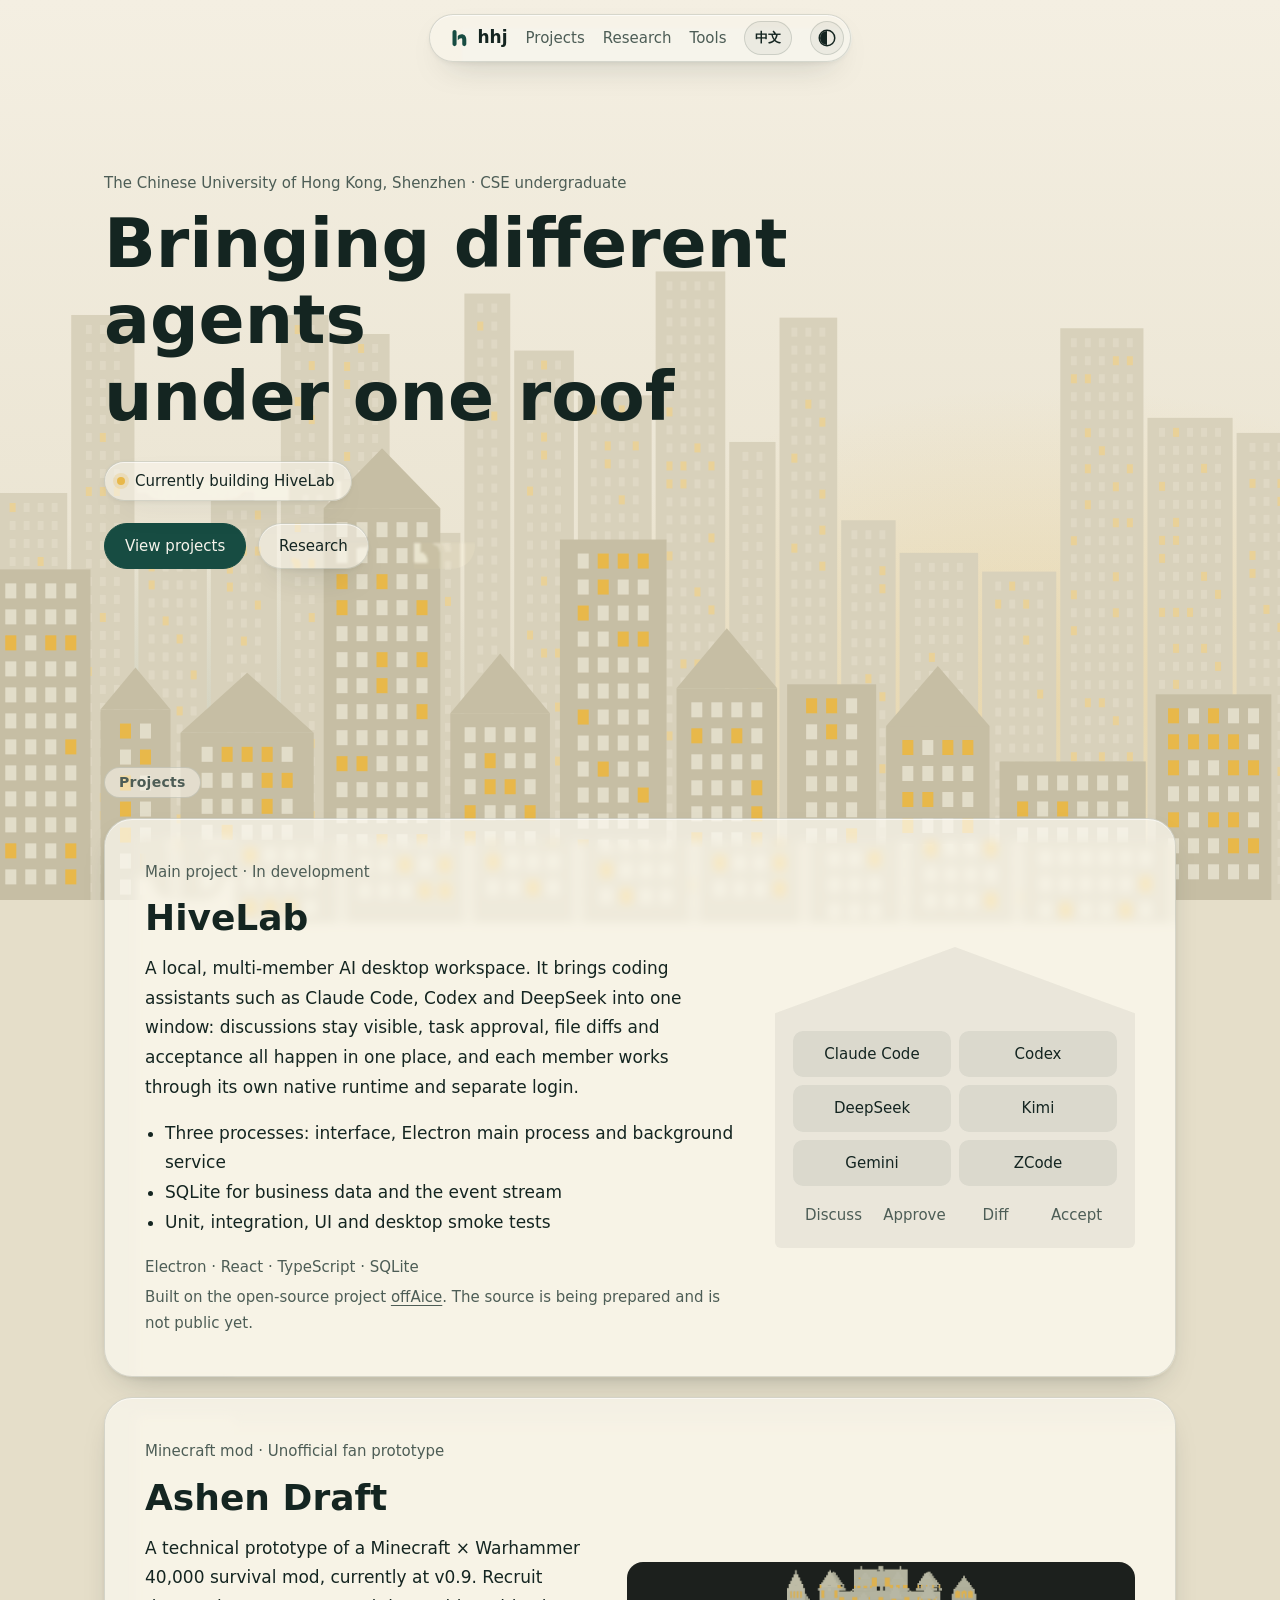
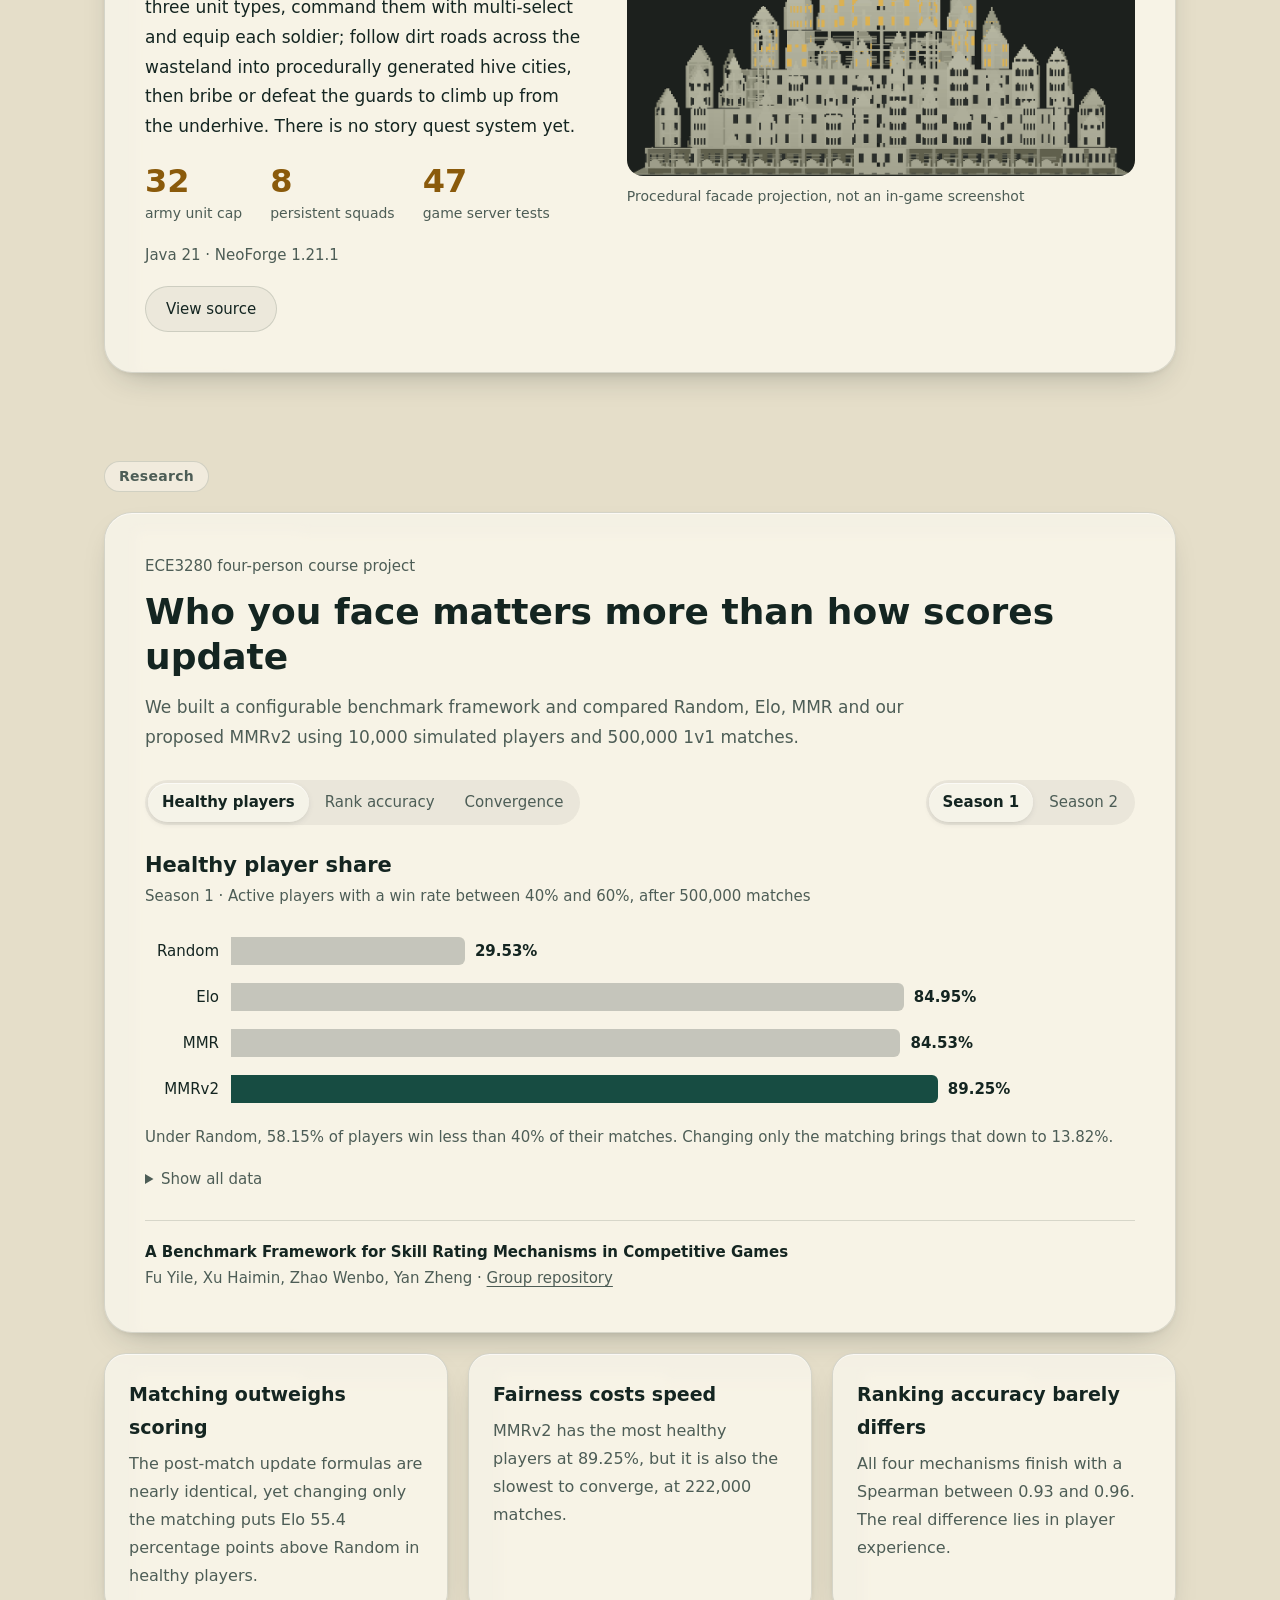
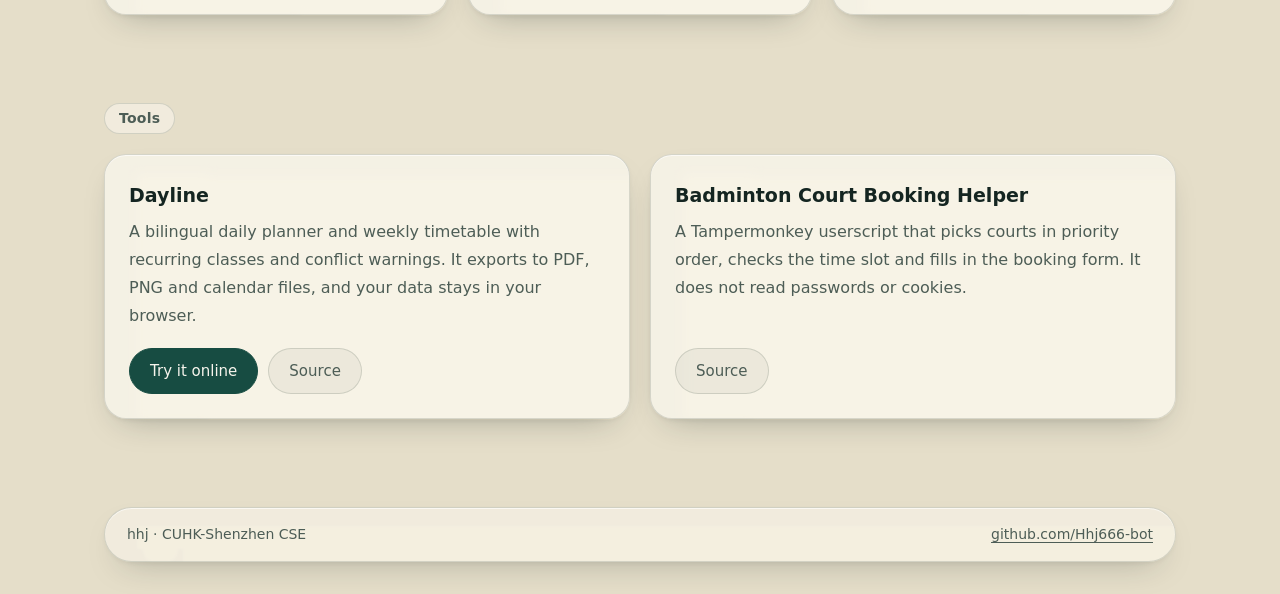
<file: index.html>
<!doctype html>
<html lang="zh-CN">
<head>
  <meta charset="utf-8">
  <meta name="viewport" content="width=device-width, initial-scale=1">
  <title>hhj · 个人主页</title>
  <meta name="description" content="hhj，香港中文大学（深圳）CSE 本科生。HiveLab 合屋、灰烬征召模组和匹配机制研究。">
  <link rel="icon" href="favicon.svg" type="image/svg+xml">
  <link rel="stylesheet" href="styles.css?v=4">
</head>
<body>
  <a class="skip" href="#main" data-i18n="skip">跳到正文</a>

  <div class="scene" aria-hidden="true">
    <canvas id="scene"></canvas>
    <div class="scene-lights" id="scene-lights"></div>
  </div>

  <header class="top">
    <div class="top-bar glass">
      <a class="brand" href="#main" aria-label="hhj">
        <svg viewBox="0 0 512 512" aria-hidden="true"><use href="#mark"/></svg>
        <span>hhj</span>
      </a>
      <nav data-i18n-attr="aria-label:navLabel" aria-label="页面导航">
        <a href="#projects" data-i18n="navProjects">项目</a>
        <a href="#research" data-i18n="navResearch">研究</a>
        <a href="#tools" data-i18n="navTools">小工具</a>
      </nav>
      <button class="chip lang" type="button" lang="en">EN</button>
      <button class="chip theme" type="button" data-i18n-attr="aria-label:themeLabel" aria-label="切换深浅色">
        <span aria-hidden="true"></span>
      </button>
    </div>
  </header>

  <svg width="0" height="0" style="position:absolute" aria-hidden="true">
    <symbol id="mark" viewBox="0 0 512 512">
      <path fill="currentColor" d="M128 136C128 114 146 96 168 96C190 96 208 114 208 136V376C208 398 190 416 168 416C146 416 128 398 128 376Z"/>
      <path fill="currentColor" d="M232 222C251 198 278 184 308 184C365 184 400 227 400 288V376C400 398 382 416 360 416C338 416 320 398 320 376V288C320 270 311 260 296 260C273 260 252 277 232 300Z"/>
    </symbol>
  </svg>

  <main id="main">
    <section class="hero wrap">
      <p class="eyebrow" data-i18n="heroEyebrow">香港中文大学（深圳）· CSE 本科生</p>
      <h1 data-i18n="heroTitle">把不同的 Agent<br>请进同一间屋子</h1>
      <p class="status glass"><span class="dot" aria-hidden="true"></span><span data-i18n="heroStatus">正在开发 HiveLab 合屋</span></p>
      <div class="actions">
        <a class="button primary" href="#projects" data-i18n="heroProjects">查看项目</a>
        <a class="button glass" href="#research" data-i18n="heroResearch">研究结果</a>
        <a class="button glass" href="https://github.com/Hhj666-bot">GitHub</a>
      </div>
    </section>

    <section id="projects" class="wrap stack">
      <h2 class="section-label" data-i18n="labelProjects">项目</h2>

      <article class="panel glass reading feature">
        <div>
          <p class="eyebrow" data-i18n="hiveEyebrow">主要项目 · 开发中</p>
          <h3 class="title" data-i18n="hiveTitle">HiveLab 合屋</h3>
          <p data-i18n="hiveBody">本机多成员 AI 桌面工作台。把 Claude Code、Codex、DeepSeek 等编程助手请进同一个窗口：讨论过程公开可见，任务审批、文件差异和成果验收都在一处完成，每位成员用各自的原生执行端和独立登录工作。</p>
          <ul class="points">
            <li data-i18n="hivePoint1">界面、Electron 主进程、后台执行服务三进程分工</li>
            <li data-i18n="hivePoint2">SQLite 保存业务数据和事件流</li>
            <li data-i18n="hivePoint3">单元、集成、界面和桌面冒烟测试</li>
          </ul>
          <p class="tags">Electron · React · TypeScript · SQLite</p>
          <p class="note" data-i18n="hiveNote">基于开源项目 <a href="https://github.com/tonyAmadeus/offAice">offAice</a> 持续开发，源码整理中，暂未公开。</p>
        </div>
        <div class="house" aria-hidden="true">
          <div class="rooms">
            <span>Claude Code</span><span>Codex</span><span>DeepSeek</span>
            <span>Kimi</span><span>Gemini</span><span>ZCode</span>
          </div>
          <ol class="flow">
            <li data-i18n="flow1">讨论</li><li data-i18n="flow2">审批</li><li data-i18n="flow3">差异</li><li data-i18n="flow4">验收</li>
          </ol>
        </div>
      </article>

      <article class="panel glass reading ashen">
        <div>
          <p class="eyebrow" data-i18n="ashenEyebrow">Minecraft 模组 · 非官方同人原型</p>
          <h3 class="title" data-i18n="ashenTitle">灰烬征召 Ashen Draft</h3>
          <p data-i18n="ashenBody">Minecraft × 战锤 40,000 生存模组技术样机，目前是 v0.9。招募三种兵种，多选指挥、单兵配装；沿荒原土路走进程序化生成的分层巢都，贿赂或击败守卫，从底巢一路往上走。还没有剧情任务系统。</p>
          <dl class="facts">
            <div><dt>32</dt><dd data-i18n="fact1">单位军队上限</dd></div>
            <div><dt>8</dt><dd data-i18n="fact2">持久化编队</dd></div>
            <div><dt>47</dt><dd data-i18n="fact3">项游戏服务器测试</dd></div>
          </dl>
          <p class="tags">Java 21 · NeoForge 1.21.1</p>
          <p><a class="button" href="https://github.com/Hhj666-bot/Ashen-Draft" data-i18n="viewSource">查看源码</a></p>
        </div>
        <figure>
          <img src="assets/hive-facade.png" data-i18n-attr="alt:facadeAlt" alt="程序化生成的巢都外立面：层层退台的塔楼和亮着灯的窗" width="1200" height="506" loading="lazy">
          <figcaption data-i18n="facadeCaption">程序化外立面投影，非游戏截图</figcaption>
        </figure>
      </article>
    </section>

    <section id="research" class="wrap stack">
      <h2 class="section-label" data-i18n="labelResearch">研究</h2>

      <article class="panel glass reading">
        <p class="eyebrow" data-i18n="researchEyebrow">ECE3280 四人小组课程项目</p>
        <h3 class="title" data-i18n="researchTitle">对手怎么配，比分数怎么算更重要</h3>
        <p class="intro" data-i18n="researchBody">我们搭建了一个可配置的基准框架，用 1 万名模拟玩家和 50 万场 1v1 对局，比较 Random、Elo、MMR 和我们提出的 MMRv2 四种机制。</p>

        <div class="controls">
          <div class="segmented" role="group" data-i18n-attr="aria-label:metricLabel" aria-label="选择指标" id="metric">
            <button type="button" data-value="healthy" aria-pressed="true" data-i18n="metricHealthy">健康玩家占比</button>
            <button type="button" data-value="spearman" aria-pressed="false" data-i18n="metricSpearman">排名准确度</button>
            <button type="button" data-value="converge" aria-pressed="false" data-i18n="metricConverge">收敛场次</button>
          </div>
          <div class="segmented" role="group" data-i18n-attr="aria-label:seasonLabel" aria-label="选择赛季" id="season">
            <button type="button" data-value="s1" aria-pressed="true" data-i18n="season1">第一赛季</button>
            <button type="button" data-value="s2" aria-pressed="false" data-i18n="season2">第二赛季</button>
          </div>
        </div>
        <h4 id="chart-title"></h4>
        <p class="chart-sub" id="chart-sub"></p>
        <div class="bars" id="bars"></div>
        <p class="chart-foot" id="chart-foot"></p>
        <details>
          <summary data-i18n="showData">查看全部数据</summary>
          <div class="table-wrap"><table id="data-table"></table></div>
        </details>

        <p class="paper">
          <strong>A Benchmark Framework for Skill Rating Mechanisms in Competitive Games</strong><br>
          Fu Yile, Xu Haimin, Zhao Wenbo, Yan Zheng ·
          <a href="https://github.com/max4877654/ECE3280-Skill-Rating-Benchmark" data-i18n="paperRepo">小组公开仓库</a>
        </p>
      </article>

      <div class="grid three">
        <article class="card glass reading">
          <h3 data-i18n="finding1Title">匹配比算分更重要</h3>
          <p data-i18n="finding1Body">赛后更新公式几乎相同，只改匹配方式，Elo 的健康玩家占比就比 Random 高 55.4 个百分点。</p>
        </article>
        <article class="card glass reading">
          <h3 data-i18n="finding2Title">公平和速度要取舍</h3>
          <p data-i18n="finding2Body">MMRv2 的健康玩家最多，达到 89.25%，但收敛也最慢，要 22.2 万场。</p>
        </article>
        <article class="card glass reading">
          <h3 data-i18n="finding3Title">排名差距其实不大</h3>
          <p data-i18n="finding3Body">四种机制最终的 Spearman 都在 0.93 到 0.96 之间，差别主要落在玩家体验上。</p>
        </article>
      </div>
    </section>

    <section id="tools" class="wrap stack">
      <h2 class="section-label" data-i18n="labelTools">小工具</h2>
      <div class="grid two">
        <article class="card glass reading">
          <h3>Dayline</h3>
          <p data-i18n="daylineBody">中英双语日程与周课表。支持每周重复课程和冲突提醒，可导出 PDF、PNG 和日历文件。数据只存在你的浏览器里。</p>
          <p class="links"><a class="button primary" href="dayline/" data-i18n="tryOnline">在线试用</a><a class="button" href="https://github.com/Hhj666-bot/Dayline" data-i18n="source">源码</a></p>
        </article>
        <article class="card glass reading">
          <h3 data-i18n="badmintonTitle">羽毛球场地预订助手</h3>
          <p data-i18n="badmintonBody">Tampermonkey 用户脚本。按场地优先顺序选场，核对时段后填写预订表单，不读取密码和 Cookie。</p>
          <p class="links"><a class="button" href="https://github.com/Hhj666-bot/badminton-helper" data-i18n="source">源码</a></p>
        </article>
      </div>
    </section>
  </main>

  <footer class="wrap">
    <div class="foot glass">
      <p data-i18n="footer">hhj · 香港中文大学（深圳）CSE</p>
      <p><a href="https://github.com/Hhj666-bot">github.com/Hhj666-bot</a></p>
    </div>
  </footer>

  <script src="main.js?v=4"></script>
  <script src="glass.js?v=4"></script>
</body>
</html>
</file>
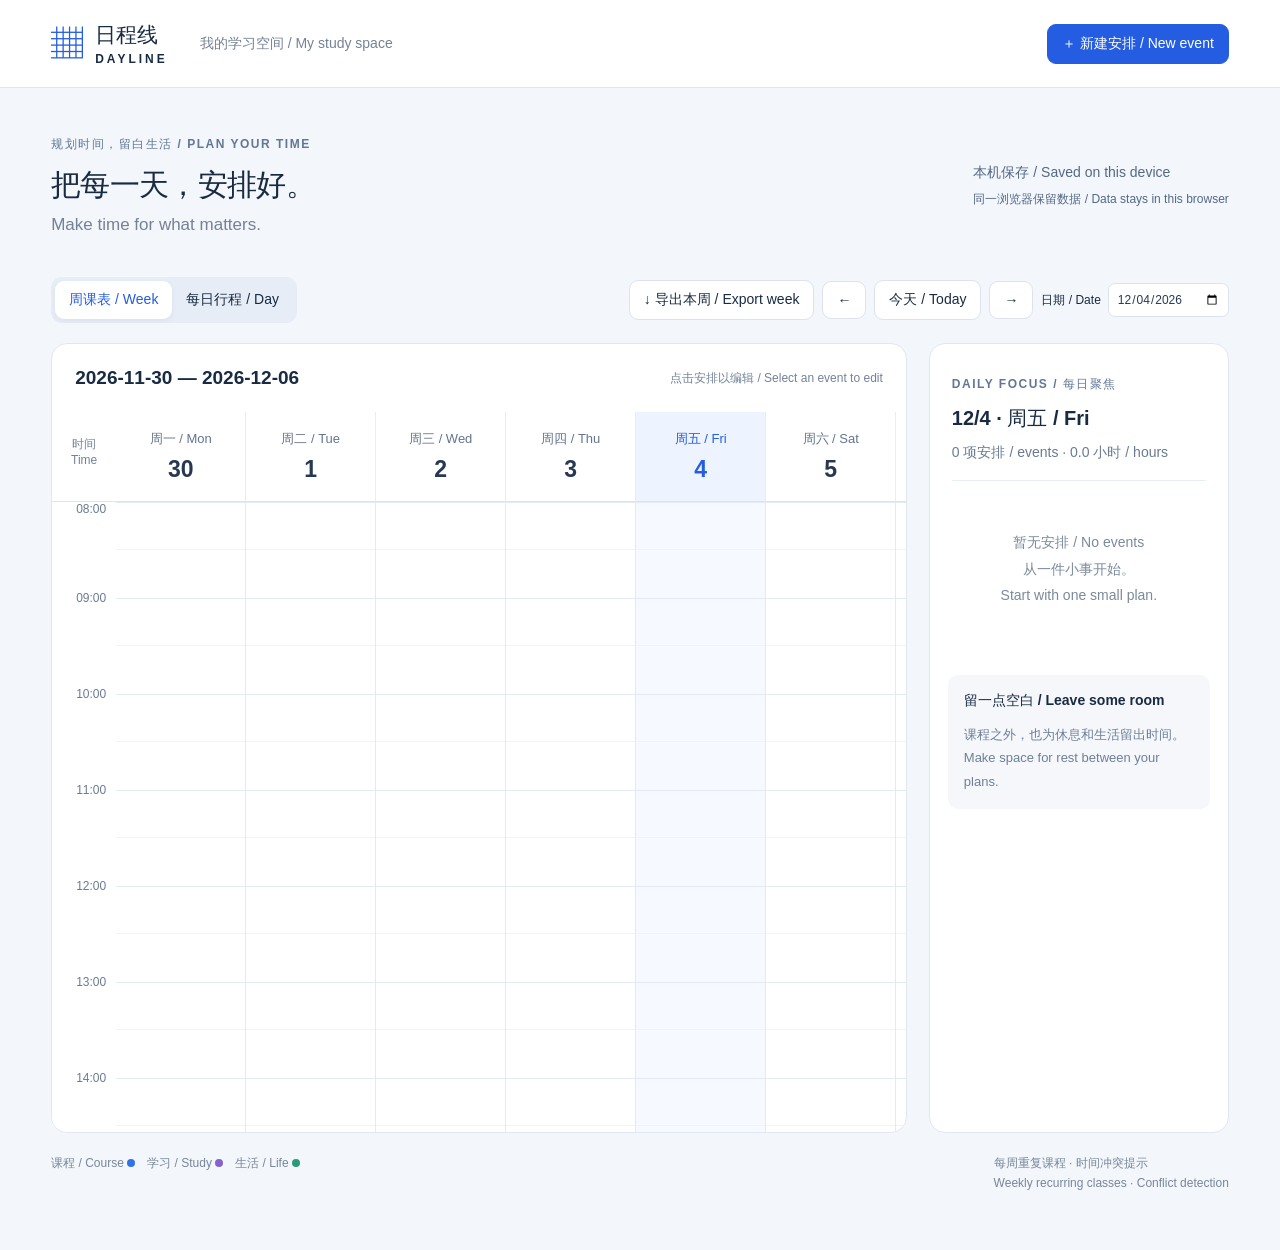
<file: dayline/index.html>
<!doctype html>
<html lang="zh-CN">
  <head>
    <meta charset="utf-8" />
    <meta name="viewport" content="width=device-width,initial-scale=1" />
    <title>日程线 / Dayline — 每日行程与课表 / Daily Planner</title>
    <link rel="stylesheet" href="style.css" />
  </head>
  <body>
    <header>
      <a class="brand" href="./"
        >▦ <span>日程线 <small>DAYLINE</small></span></a
      ><span class="badge">我的学习空间 / My study space</span
      ><button id="add" class="primary">＋ 新建安排 / New event</button>
    </header>
    <main>
      <section class="heading">
        <div>
          <p class="eyebrow">规划时间，留白生活 / PLAN YOUR TIME</p>
          <h1>把每一天，安排好。<span>Make time for what matters.</span></h1>
        </div>
        <p class="storage">
          本机保存 / Saved on this device<br /><small
            >同一浏览器保留数据 / Data stays in this browser</small
          >
        </p>
      </section>
      <section class="toolbar">
        <div class="views">
          <button id="weekView" class="active">周课表 / Week</button
          ><button id="dayView">每日行程 / Day</button>
        </div>
        <div class="navigation">
          <button
            id="exportWeek"
            title="导出所选周的日历文件 / Export selected week as a calendar file"
          >
            ↓ 导出本周 / Export week</button
          ><button id="prev" aria-label="上一页 / Previous">←</button
          ><button id="today">今天 / Today</button
          ><button id="next" aria-label="下一页 / Next">→</button
          ><label class="date-label"
            >日期 / Date <input type="date" id="selectedDate"
          /></label>
        </div>
      </section>
      <div class="workspace">
        <section class="calendar">
          <div class="calendar-title">
            <h2 id="range"></h2>
            <span>点击安排以编辑 / Select an event to edit</span>
          </div>
          <div id="board"></div>
        </section>
        <aside>
          <div class="aside-title">
            <p class="eyebrow">DAILY FOCUS / 每日聚焦</p>
            <h2 id="dayTitle"></h2>
          </div>
          <div id="summary"></div>
          <div id="agenda"></div>
          <div class="tip">
            <strong>留一点空白 / Leave some room</strong>
            <p>
              课程之外，也为休息和生活留出时间。<br />Make space for rest between your
              plans.
            </p>
          </div>
        </aside>
      </div>
      <footer>
        <span
          >课程 / Course <i class="dot course"></i>　学习 / Study
          <i class="dot study"></i>　生活 / Life <i class="dot life"></i></span
        ><span
          >每周重复课程 · 时间冲突提示<br />Weekly recurring classes · Conflict
          detection</span
        >
      </footer>
      <p id="notice" role="status" aria-live="polite"></p>
    </main>
    <dialog id="editor">
      <form id="form">
        <div class="dialog-heading">
          <h2 id="formTitle">新建安排 / New event</h2>
          <button type="button" id="close" aria-label="关闭 / Close">✕</button>
        </div>
        <label
          >名称 / Title<input
            name="title"
            required
            maxlength="100"
            placeholder="例如：计算机网络 / e.g. Computer Networks"
        /></label>
        <div class="row">
          <label
            >类型 / Category<select name="category">
              <option value="course">课程 / Course</option>
              <option value="study">学习 / Study</option>
              <option value="life">生活 / Life</option>
            </select></label
          ><label>日期 / Date<input name="date" type="date" required /></label>
        </div>
        <div class="row">
          <label
            >开始时间 / Start time<input
              name="start"
              type="time"
              required
              value="09:00" /></label
          ><label
            >结束时间 / End time<input name="end" type="time" required value="10:00"
          /></label>
        </div>
        <label
          >地点 / Location<input
            name="location"
            maxlength="100"
            placeholder="教室或线上链接 / Room or online link" /></label
        ><label
          >备注 / Notes<textarea name="notes" rows="2" maxlength="500"></textarea></label
        ><label class="check"
          ><input name="repeat" type="checkbox" />每周同一天重复 / Repeat weekly on this
          day</label
        ><label id="untilLabel" hidden
          >重复截止日期 / Repeat until<input name="until" type="date"
        /></label>
        <p class="hint">
          编辑或删除重复安排会影响整个系列。<br />Editing or deleting a recurring event
          affects the whole series.
        </p>
        <p id="error" role="alert"></p>
        <div class="actions">
          <button type="button" id="delete" class="danger" hidden>删除 / Delete</button
          ><button type="button" id="cancel">取消 / Cancel</button
          ><button type="submit" class="primary">保存安排 / Save event</button>
        </div>
      </form>
    </dialog>
    <dialog id="exportDialog" aria-labelledby="exportTitle">
      <div class="dialog-heading">
        <h2 id="exportTitle">导出本周 / Export week</h2>
        <button id="closeExport" aria-label="关闭 / Close">✕</button>
      </div>
      <p>导出当前所选日期所在的一周。 / Export the week containing the selected date.</p>
      <label for="exportFormat">导出方式 / Format</label>
      <select id="exportFormat">
        <option value="png">PNG 图片 / PNG image</option>
        <option value="pdf">PDF 单页周课表 / Single-page PDF</option>
        <option value="ics">系统日历（ICS）/ Calendar (ICS)</option>
      </select>
      <p id="pdfHelp" hidden>
        直接下载一页横向周计划，每天的事项依次罗列。 / Download a single-page landscape
        weekly planner with compact daily lists.
      </p>
      <div id="calendarHelp" hidden>
        <p>
          下载后，请按使用的日历软件导入。 / After downloading, import using your calendar
          app.
        </p>
        <p>
          <strong>Mac · Apple Calendar</strong><br />打开“日历”，选择“文件 → 导入”，选择
          ICS 文件。 / Open Calendar → File → Import and select the ICS file.
        </p>
        <p>
          <strong>Windows · Outlook</strong><br />新版或网页版：日历 → 添加日历 →
          从文件上传。经典版：文件 → 打开和导出 → 导入/导出 → iCalendar。 / New or web:
          Calendar → Add calendar → Upload from file. Classic: File → Open &amp; Export →
          Import/Export → iCalendar.
        </p>
        <p>
          其他设备：在支持 ICS 的日历软件中导入。 / Other devices: import in an
          ICS-compatible calendar app.
        </p>
        <p>
          仅导入所选周，不会自动同步后续修改。时间按目标日历的本地时间解释，导入前请核对时区。
          / Only the selected week is imported; later edits do not sync. Times use the
          destination calendar’s local time; check its time zone.
        </p>
      </div>
      <p id="exportStatus" role="status"></p>
      <button id="runExport" class="primary">开始导出 / Export</button>
    </dialog>
    <script src="app.js" type="module"></script>
  </body>
</html>
</file>
<file: styles.css>
:root {
  --ink: #142521;
  --muted: #4d5d56;
  --line: rgb(20 37 33 / 14%);
  --brand: #174c42;
  --on-brand: #f6f4ec;
  --accent: #e8b84a;
  --accent-text: #8a5a0b;
  --bar: rgb(20 37 33 / 22%);
  --hot: #174c42;

  --tint: rgb(250 247 238 / 56%);
  --tint-reading: rgb(250 247 238 / 74%);
  --rim: rgb(20 37 33 / 14%);
  --highlight: rgb(255 255 255 / 62%);
  --shadow: 0 14px 34px -18px rgb(20 37 33 / 38%), 0 2px 8px -4px rgb(20 37 33 / 16%);
  --sheen: rgb(255 255 255 / 34%);

  --sky-1: #f4efe2;
  --sky-2: #e5dec9;
  --far: #d8d1bb;
  --near: #c6bea4;
  --win-off: #e6e0ce;
  --win-lit: #e8b84a;
  --win-far: #efd28d;
  --glow-a: rgb(232 184 74 / 26%);
  --glow-b: rgb(23 76 66 / 14%);
  color-scheme: light;
}

:root[data-theme="dark"] {
  --ink: #f3f0e6;
  --muted: #b2c2bb;
  --line: rgb(243 240 230 / 14%);
  --brand: #e8b84a;
  --on-brand: #142521;
  --bar: rgb(243 240 230 / 22%);
  --hot: #e8b84a;
  --accent-text: #e8b84a;
  --tint: rgb(13 28 24 / 50%);
  --tint-reading: rgb(13 28 24 / 70%);
  --rim: rgb(243 240 230 / 15%);
  --highlight: rgb(255 255 255 / 13%);
  --shadow: 0 18px 40px -18px rgb(0 0 0 / 60%), 0 2px 8px -4px rgb(0 0 0 / 30%);
  --sheen: rgb(255 255 255 / 10%);
  --sky-1: #08130f;
  --sky-2: #10241e;
  --far: #11241f;
  --near: #163029;
  --win-off: #1d3832;
  --win-lit: #e8b84a;
  --win-far: #9c7a33;
  --glow-a: rgb(232 184 74 / 16%);
  --glow-b: rgb(64 160 130 / 14%);
  color-scheme: dark;
}

@media (prefers-color-scheme: dark) {
  :root:not([data-theme="light"]) {
    --ink: #f3f0e6;
    --muted: #b2c2bb;
    --line: rgb(243 240 230 / 14%);
    --brand: #e8b84a;
    --on-brand: #142521;
    --bar: rgb(243 240 230 / 22%);
    --hot: #e8b84a;
    --accent-text: #e8b84a;
    --tint: rgb(13 28 24 / 50%);
    --tint-reading: rgb(13 28 24 / 70%);
    --rim: rgb(243 240 230 / 15%);
    --highlight: rgb(255 255 255 / 13%);
    --shadow: 0 18px 40px -18px rgb(0 0 0 / 60%), 0 2px 8px -4px rgb(0 0 0 / 30%);
    --sheen: rgb(255 255 255 / 10%);
    --sky-1: #08130f;
    --sky-2: #10241e;
    --far: #11241f;
    --near: #163029;
    --win-off: #1d3832;
    --win-lit: #e8b84a;
    --win-far: #9c7a33;
    --glow-a: rgb(232 184 74 / 16%);
    --glow-b: rgb(64 160 130 / 14%);
    color-scheme: dark;
  }
}

* { box-sizing: border-box; }

html { scroll-behavior: smooth; scroll-padding-top: 96px; }

body {
  margin: 0;
  min-height: 100vh;
  background: var(--sky-2);
  color: var(--ink);
  font: 17px/1.75 "Segoe UI", "PingFang SC", "Microsoft YaHei", "Noto Sans CJK SC", system-ui, sans-serif;
}

a { color: inherit; text-underline-offset: 3px; }
h1, h2, h3, h4, p { margin: 0; }
img { display: block; max-width: 100%; height: auto; }
:focus-visible { outline: 2px solid var(--accent-text); outline-offset: 2px; }

.skip { position: absolute; left: -999px; }
.skip:focus { left: 16px; top: 12px; z-index: 30; background: var(--tint-reading); padding: 6px 12px; }

.wrap { width: min(1120px, 100%); margin: 0 auto; padding-left: 24px; padding-right: 24px; }

/* Fixed scene: the detail the glass refracts. */
.scene {
  position: fixed;
  inset: 0;
  z-index: -1;
  background:
    radial-gradient(60% 50% at 82% 78%, var(--glow-a), transparent 70%),
    radial-gradient(50% 45% at 12% 90%, var(--glow-b), transparent 70%),
    linear-gradient(var(--sky-1), var(--sky-2));
}
.scene canvas { position: absolute; inset: 0; width: 100%; height: 100%; }
.scene-lights { position: absolute; inset: 0; }
.scene-lights span {
  position: absolute;
  border-radius: 2px;
  background: var(--win-lit);
  opacity: .15;
  animation: light 11s ease-in-out infinite;
}
@keyframes light { 0%, 100% { opacity: .15; } 40%, 70% { opacity: 1; } }

/* Glass material. Without SVG backdrop filters it stays a frosted pane. */
.glass {
  position: relative;
  background: var(--tint);
  border: 1px solid var(--rim);
  box-shadow: inset 0 1px 0 var(--highlight), var(--shadow);
  -webkit-backdrop-filter: blur(14px) saturate(1.4);
  backdrop-filter: blur(14px) saturate(1.4);
}
.glass.reading { background: var(--tint-reading); }
:root[data-liquid="true"] .glass {
  -webkit-backdrop-filter: none;
  backdrop-filter: var(--refraction, blur(0px)) blur(1.25px) contrast(1.2) brightness(.95) saturate(.95);
}
:root[data-liquid="true"] .glass.reading {
  backdrop-filter: var(--refraction, blur(0px)) blur(5px) contrast(1.1) saturate(1.05);
}
.glass::after {
  content: "";
  position: absolute;
  inset: 0;
  border-radius: inherit;
  pointer-events: none;
  opacity: 0;
  background: radial-gradient(240px circle at var(--mx, 50%) var(--my, 0%), var(--sheen), transparent 70%);
  transition: opacity .3s ease;
}
.glass[data-lit]::after { opacity: 1; }

/* Floating navigation. */
.top {
  position: sticky;
  top: 14px;
  z-index: 20;
  display: flex;
  justify-content: center;
  padding: 0 16px;
  margin-top: 14px;
}
.top-bar {
  display: flex;
  align-items: center;
  gap: 18px;
  padding: 6px 6px 6px 16px;
  border-radius: 999px;
}
.brand { display: flex; align-items: center; gap: 6px; font-weight: 700; font-size: 17px; text-decoration: none; }
.brand svg { width: 26px; height: 26px; color: var(--brand); }
.top nav { display: flex; gap: 18px; font-size: 15px; }
.top nav a { color: var(--muted); text-decoration: none; }
.top nav a:hover { color: var(--ink); }

.chip {
  height: 34px;
  min-width: 34px;
  padding: 0 10px;
  display: inline-grid;
  place-items: center;
  border: 1px solid var(--rim);
  border-radius: 999px;
  background: color-mix(in srgb, var(--ink) 5%, transparent);
  color: var(--ink);
  font: inherit;
  font-size: 13px;
  font-weight: 600;
  cursor: pointer;
}
.chip:hover { background: color-mix(in srgb, var(--ink) 10%, transparent); }
.theme { padding: 0; }
.theme span {
  width: 14px;
  height: 14px;
  border-radius: 50%;
  background: linear-gradient(90deg, currentColor 50%, transparent 50%);
  box-shadow: 0 0 0 1.5px currentColor;
}

/* Hero sits on the scene itself. */
.hero { padding-top: clamp(64px, 12vh, 140px); padding-bottom: clamp(96px, 22vh, 220px); }
.eyebrow { color: var(--muted); font-size: 15px; margin-bottom: 10px; }
h1 { max-width: 12em; font-size: clamp(40px, 7vw, 76px); line-height: 1.12; letter-spacing: 0; }
:root[lang="en"] h1 { font-size: clamp(36px, 6vw, 68px); max-width: 13em; }
.status {
  display: inline-flex;
  align-items: center;
  gap: 10px;
  margin-top: 26px;
  padding: 6px 16px 6px 12px;
  border-radius: 999px;
  font-size: 15px;
}
.dot { width: 8px; height: 8px; border-radius: 50%; background: var(--accent); box-shadow: 0 0 0 4px rgb(232 184 74 / 22%); }
.actions { display: flex; flex-wrap: wrap; gap: 12px; margin-top: 22px; }

.button {
  display: inline-block;
  padding: 9px 20px;
  border: 1px solid var(--rim);
  border-radius: 999px;
  background: color-mix(in srgb, var(--ink) 5%, transparent);
  font-size: 15px;
  text-decoration: none;
  touch-action: manipulation;
}
.button:hover { background: color-mix(in srgb, var(--ink) 10%, transparent); }
.button.glass { background: var(--tint); }
.button.primary { background: var(--brand); border-color: var(--brand); color: var(--on-brand); }
.button.primary:hover { filter: brightness(1.08); }

/* Sections. */
.stack { display: grid; gap: 20px; padding-bottom: 88px; }
.section-label {
  justify-self: start;
  padding: 2px 14px;
  border-radius: 999px;
  background: var(--tint);
  border: 1px solid var(--rim);
  color: var(--muted);
  font-size: 14px;
  font-weight: 600;
  letter-spacing: .02em;
}
.panel { border-radius: 28px; padding: clamp(22px, 4vw, 40px); }
.card { border-radius: 22px; padding: 24px; display: flex; flex-direction: column; }
.title { font-size: clamp(26px, 3.6vw, 36px); line-height: 1.25; margin-bottom: 14px; }
.card h3 { font-size: 19px; margin-bottom: 6px; }
.card p { color: var(--muted); font-size: 16px; }
.points { margin: 16px 0 0; padding-left: 20px; }
.tags { margin-top: 16px; color: var(--muted); font-size: 15px; }
.note { margin-top: 4px; color: var(--muted); font-size: 15px; }
.grid { display: grid; gap: 20px; }
.grid.two { grid-template-columns: repeat(2, minmax(0, 1fr)); }
.grid.three { grid-template-columns: repeat(3, minmax(0, 1fr)); }
.links { display: flex; flex-wrap: wrap; gap: 10px; margin-top: auto; padding-top: 18px; color: var(--ink); }

.feature {
  display: grid;
  grid-template-columns: minmax(0, 1fr) minmax(0, 360px);
  gap: 40px;
  align-items: center;
}
.house {
  padding: 84px 18px 20px;
  border-radius: 6px;
  background: color-mix(in srgb, var(--ink) 6%, transparent);
  clip-path: polygon(50% 0, 100% 22%, 100% 100%, 0 100%, 0 22%);
}
.rooms { display: grid; grid-template-columns: repeat(2, 1fr); gap: 8px; }
.rooms span {
  padding: 10px 6px;
  border-radius: 10px;
  background: color-mix(in srgb, var(--ink) 7%, transparent);
  text-align: center;
  font-size: 15px;
  animation: room 12s ease-in-out infinite;
}
.rooms span:nth-child(2) { animation-delay: 2s; }
.rooms span:nth-child(3) { animation-delay: 4s; }
.rooms span:nth-child(4) { animation-delay: 6s; }
.rooms span:nth-child(5) { animation-delay: 8s; }
.rooms span:nth-child(6) { animation-delay: 10s; }
@keyframes room {
  0%, 42%, 100% { box-shadow: inset 0 0 0 0 transparent; }
  12%, 30% { box-shadow: inset 0 0 0 2px var(--accent); }
}
.flow {
  display: grid;
  grid-template-columns: repeat(4, 1fr);
  margin: 16px 0 0;
  padding: 0;
  list-style: none;
  text-align: center;
  color: var(--muted);
  font-size: 15px;
}

.ashen {
  display: grid;
  grid-template-columns: minmax(0, 1fr) minmax(0, 1.15fr);
  gap: 40px;
  align-items: center;
}
.ashen figure { margin: 0; }
.ashen img { border-radius: 16px; }
.ashen figcaption { margin-top: 8px; color: var(--muted); font-size: 14px; }
.facts { display: flex; flex-wrap: wrap; gap: 28px; margin: 22px 0 0; }
.facts dt { font-size: 32px; font-weight: 700; line-height: 1.1; color: var(--accent-text); }
.facts dd { margin: 2px 0 0; color: var(--muted); font-size: 14px; }
.ashen .button { margin-top: 18px; }

/* Research chart. */
.intro { max-width: 46em; color: var(--muted); }
.controls { display: flex; flex-wrap: wrap; justify-content: space-between; gap: 12px; margin: 28px 0 22px; }
.segmented {
  display: inline-flex;
  flex-wrap: wrap;
  gap: 2px;
  padding: 3px;
  border-radius: 999px;
  background: color-mix(in srgb, var(--ink) 6%, transparent);
}
.segmented button {
  padding: 6px 14px;
  border: 0;
  border-radius: 999px;
  background: none;
  color: var(--muted);
  font: inherit;
  font-size: 15px;
  cursor: pointer;
}
.segmented button[aria-pressed="true"] {
  background: var(--tint-reading);
  color: var(--ink);
  font-weight: 600;
  box-shadow: inset 0 1px 0 var(--highlight), 0 2px 8px -4px rgb(0 0 0 / 30%);
}
#chart-title { font-size: 21px; }
.chart-sub { color: var(--muted); font-size: 15px; margin-bottom: 18px; }
.bar {
  position: relative;
  display: grid;
  grid-template-columns: 74px minmax(0, 1fr);
  align-items: center;
  gap: 12px;
  min-height: 46px;
  font-size: 15px;
}
.bar .name { text-align: right; }
.bar .track { display: flex; align-items: center; gap: 10px; min-width: 0; }
.bar .fill {
  height: 28px;
  min-width: 2px;
  border-radius: 0 6px 6px 0;
  background: var(--bar);
  transition: width .35s ease;
}
.bar.best .fill { background: var(--hot); }
.bar .value { font-weight: 700; white-space: nowrap; }
.bar .tip {
  position: absolute;
  z-index: 3;
  left: 86px;
  bottom: calc(100% - 6px);
  display: none;
  padding: 6px 12px;
  border: 1px solid var(--rim);
  border-radius: 10px;
  background: var(--tint-reading);
  box-shadow: var(--shadow);
  font-size: 14px;
  white-space: nowrap;
}
.bar:hover .tip, .bar:focus .tip { display: block; }
.chart-foot { margin-top: 12px; color: var(--muted); font-size: 15px; }
details { margin-top: 16px; font-size: 15px; }
summary { cursor: pointer; color: var(--muted); }
.table-wrap { margin-top: 10px; overflow-x: auto; }
table { width: 100%; min-width: 560px; border-collapse: collapse; font-size: 14px; font-variant-numeric: tabular-nums; }
th, td { padding: 7px 10px; border-bottom: 1px solid var(--line); text-align: right; white-space: nowrap; }
th:first-child, td:first-child, th:nth-child(2), td:nth-child(2) { text-align: left; }
.paper { margin-top: 28px; padding-top: 18px; border-top: 1px solid var(--line); color: var(--muted); font-size: 15px; }
.paper strong { color: var(--ink); }

footer { padding-bottom: 32px; }
.foot {
  display: flex;
  flex-wrap: wrap;
  justify-content: space-between;
  gap: 8px;
  padding: 14px 22px;
  border-radius: 999px;
  color: var(--muted);
  font-size: 14px;
}

@media (max-width: 860px) {
  .feature, .ashen { grid-template-columns: minmax(0, 1fr); gap: 28px; }
  .house { max-width: 380px; }
  .grid.two, .grid.three { grid-template-columns: minmax(0, 1fr); }
}

@media (max-width: 560px) {
  .wrap { padding-left: 16px; padding-right: 16px; }
  .top { top: 10px; margin-top: 10px; padding: 0 10px; }
  .top-bar { gap: 10px; padding-left: 12px; }
  .top nav { gap: 12px; font-size: 14px; }
  .panel { border-radius: 22px; }
  .segmented button { padding: 6px 10px; font-size: 14px; }
  .bar { grid-template-columns: 62px minmax(0, 1fr); gap: 8px; }
  .bar .tip { left: 0; white-space: normal; }
  .foot { border-radius: 20px; }
}

@media (max-width: 370px) {
  .top nav { display: none; }
}

@media (prefers-reduced-motion: reduce) {
  html { scroll-behavior: auto; }
  *, *::before, *::after { animation: none !important; transition: none !important; }
}

/* Accessibility preferences replace glass with solid surfaces. */
@media (prefers-reduced-transparency: reduce), (prefers-contrast: more) {
  .glass, .glass.reading, :root[data-liquid="true"] .glass, .section-label {
    background: var(--sky-1) !important;
    -webkit-backdrop-filter: none !important;
    backdrop-filter: none !important;
  }
  .glass::after { display: none; }
}
@media (prefers-contrast: more) {
  :root { --muted: var(--ink); --rim: var(--ink); }
}
</file>
<file: dayline/style.css>
:root {
  font-family:
    Inter,
    -apple-system,
    BlinkMacSystemFont,
    'Segoe UI',
    'PingFang SC',
    sans-serif;
  color: #182b42;
  background: #f3f6fb;
  font-synthesis: none;
}
* {
  box-sizing: border-box;
}
body {
  margin: 0;
}
button,
input,
select,
textarea {
  font: inherit;
}
button {
  cursor: pointer;
  border: 1px solid #dce3ed;
  background: white;
  border-radius: 9px;
  padding: 10px 14px;
  color: inherit;
  font-size: 14px;
}
button:hover {
  background: #edf3fd;
}
button:focus-visible,
input:focus-visible,
select:focus-visible,
textarea:focus-visible {
  outline: 3px solid #9dbfff;
  outline-offset: 2px;
}
.primary {
  background: #245de2;
  color: white;
  border-color: #245de2;
}
.primary:hover {
  background: #1849bf;
}
header {
  height: 88px;
  background: white;
  border-bottom: 1px solid #e1e7f0;
  display: flex;
  align-items: center;
  padding: 0 4%;
  gap: 32px;
}
.brand {
  color: #245de2;
  text-decoration: none;
  font-size: 32px;
  display: flex;
  gap: 12px;
  align-items: center;
}
.brand span {
  font-size: 21px;
  font-weight: 750;
  color: #172b43;
}
.brand small {
  font-size: 12px;
  letter-spacing: 3px;
  display: block;
  margin-top: 3px;
}
.badge {
  font-size: 14px;
  color: #758196;
}
header > .primary {
  margin-left: auto;
}
main {
  max-width: 1600px;
  padding: 36px 4%;
  margin: auto;
}
.heading {
  display: flex;
  justify-content: space-between;
  align-items: center;
  margin-bottom: 30px;
}
.eyebrow {
  font-size: 12px;
  letter-spacing: 1.5px;
  color: #617795;
  font-weight: 650;
}
h1 {
  font-size: 30px;
  margin: 12px 0;
  letter-spacing: -0.7px;
}
h1 span {
  display: block;
  color: #758196;
  font-size: 17px;
  font-weight: 400;
  letter-spacing: 0;
  margin-top: 9px;
}
.storage {
  font-size: 14px;
  line-height: 1.8;
  color: #536985;
}
.storage small {
  font-size: 12px;
}
.toolbar {
  display: flex;
  justify-content: space-between;
  gap: 16px;
  margin-bottom: 20px;
  flex-wrap: wrap;
}
.views {
  display: flex;
  background: #e7edf6;
  border-radius: 11px;
  padding: 4px;
}
.views button {
  background: transparent;
  border: 0;
}
.views .active {
  background: white;
  box-shadow: 0 2px 5px #223b5710;
  color: #245de2;
}
.navigation {
  display: flex;
  align-items: center;
  gap: 8px;
}
.date-label {
  font-size: 12px;
  display: flex;
  align-items: center;
  gap: 7px;
}
.date-label input {
  padding: 8px;
  border: 1px solid #dce3ed;
  border-radius: 7px;
  background: white;
  color: #263b55;
}
.workspace {
  display: grid;
  grid-template-columns: minmax(0, 1fr) 300px;
  gap: 22px;
}
.calendar,
aside {
  background: #fff;
  border: 1px solid #e0e7f1;
  border-radius: 16px;
  overflow: hidden;
}
.calendar-title {
  padding: 23px;
  display: flex;
  align-items: center;
  justify-content: space-between;
  gap: 15px;
}
.calendar-title h2 {
  font-size: 19px;
  margin: 0;
}
.calendar-title span {
  font-size: 12px;
  color: #71829b;
}
#board {
  overflow-x: auto;
}
.week-grid {
  display: grid;
  grid-template-columns: repeat(7, minmax(110px, 1fr));
  min-height: 470px;
}
.day-column {
  border-top: 1px solid #e8edf4;
  border-right: 1px solid #e8edf4;
  padding: 10px 7px;
  min-width: 0;
}
.day-column:last-child {
  border-right: 0;
}
.day-column.selected {
  background: #f6f9ff;
}
.day-head {
  display: block;
  border: 0;
  width: 100%;
  background: none;
  padding: 8px 0 18px;
  font-size: 13px;
  color: #64758d;
}
.day-head strong {
  display: block;
  margin-top: 8px;
  font-size: 23px;
  color: #263951;
}
.selected .day-head strong {
  background: #245de2;
  border-radius: 50%;
  color: white;
  width: 38px;
  height: 38px;
  line-height: 38px;
  margin: 4px auto -2px;
}
.event {
  width: 100%;
  display: block;
  text-align: left;
  margin: 8px 0;
  border: 0;
  border-left: 3px solid #3272e8;
  border-radius: 6px;
  padding: 12px 9px;
  background: #eaf1ff;
  color: #244f9c;
  overflow-wrap: anywhere;
}
.event:hover {
  filter: brightness(0.97);
}
.event.study {
  background: #f0ecff;
  border-color: #8562cc;
  color: #6941a3;
}
.event.life {
  background: #e4f5ef;
  border-color: #2b9b77;
  color: #237c5f;
}
.event .time {
  font-size: 12px;
  display: block;
  margin-bottom: 8px;
}
.event strong {
  display: block;
  font-size: 14px;
  line-height: 1.5;
}
.event small {
  font-size: 12px;
  display: block;
  margin-top: 8px;
}
.conflict {
  color: #b14620 !important;
}
.empty-cell {
  font-size: 12px;
  text-align: center;
  color: #929eb0;
  margin-top: 24px;
  line-height: 1.8;
}
.aside-title {
  padding: 20px 22px 0;
}
.aside-title h2 {
  font-size: 20px;
  margin: 12px 0;
}
#summary {
  margin: 0 22px;
  padding-bottom: 18px;
  border-bottom: 1px solid #e7edf5;
  font-size: 14px;
  color: #687b93;
}
#agenda {
  padding: 12px 20px;
}
.agenda-item {
  border-bottom: 1px solid #edf1f6;
  padding: 12px 0;
}
.agenda-item button {
  border: 0;
  text-align: left;
  width: 100%;
  padding: 4px;
  background: none;
}
.agenda-item strong {
  display: block;
  margin: 7px 0;
  font-size: 16px;
}
.agenda-item small {
  color: #6c7f97;
  font-size: 13px;
}
.tip {
  margin: 18px;
  padding: 16px;
  background: #f5f7fb;
  border-radius: 10px;
}
.tip strong {
  font-size: 14px;
}
.tip p {
  font-size: 13px;
  color: #6d8097;
  line-height: 1.8;
  margin-bottom: 0;
}
.empty {
  padding: 36px 12px;
  text-align: center;
  color: #7b899c;
  line-height: 1.9;
  font-size: 14px;
}
.daily-list {
  padding: 0 24px 24px;
  min-height: 470px;
}
.daily-list .event {
  padding: 18px;
}
.daily-list .event strong {
  font-size: 17px;
}
footer {
  display: flex;
  justify-content: space-between;
  gap: 20px;
  color: #78879a;
  font-size: 12px;
  margin: 20px 0;
  line-height: 1.7;
}
.dot {
  display: inline-block;
  width: 8px;
  height: 8px;
  border-radius: 50%;
  background: #3272e8;
}
.dot.study {
  background: #8562cc;
}
.dot.life {
  background: #2b9b77;
}
dialog {
  border: 0;
  border-radius: 18px;
  width: min(560px, 94vw);
  padding: 26px;
  color: #182b42;
  box-shadow: 0 20px 90px #152d4930;
}
dialog::backdrop {
  background: #14233e66;
  backdrop-filter: blur(3px);
}
.dialog-heading {
  display: flex;
  justify-content: space-between;
  align-items: center;
  margin-bottom: 18px;
}
.dialog-heading h2 {
  font-size: 21px;
  margin: 0;
}
.dialog-heading button {
  border: 0;
}
form label {
  display: flex;
  flex-direction: column;
  gap: 8px;
  font-size: 14px;
  margin-bottom: 16px;
}
form input:not([type='checkbox']),
form select,
form textarea {
  width: 100%;
  padding: 11px;
  border: 1px solid #d7e0ed;
  border-radius: 8px;
  background: white;
  color: #182b42;
}
.row {
  display: grid;
  grid-template-columns: 1fr 1fr;
  gap: 14px;
}
.check {
  flex-direction: row;
  align-items: center;
}
.check input {
  width: 18px;
  height: 18px;
  accent-color: #245de2;
}
.hint {
  font-size: 12px;
  color: #71829b;
  line-height: 1.7;
}
.actions {
  display: flex;
  justify-content: flex-end;
  gap: 8px;
  margin-top: 22px;
}
.danger {
  color: #b34343;
  margin-right: auto;
}
#error {
  font-size: 14px;
  color: #b14620;
  line-height: 1.6;
}
#notice {
  font-size: 14px;
  color: #245de2;
}
[hidden] {
  display: none !important;
}
@media (max-width: 1100px) {
  .workspace {
    grid-template-columns: minmax(0, 1fr);
  }
  aside {
    display: none;
  }
}
@media (max-width: 600px) {
  header {
    height: 76px;
    padding: 0 16px;
    gap: 8px;
  }
  .badge,
  .storage {
    display: none;
  }
  header > .primary {
    font-size: 12px;
    padding: 10px;
  }
  .brand span {
    font-size: 18px;
  }
  main {
    padding: 22px 14px;
  }
  h1 {
    font-size: 25px;
  }
  .heading {
    margin-bottom: 20px;
  }
  .navigation {
    flex-wrap: wrap;
  }
  .calendar-title {
    padding: 18px;
    align-items: flex-start;
    flex-direction: column;
  }
  .calendar-title h2 {
    font-size: 16px;
  }
  .row {
    gap: 10px;
  }
  dialog {
    padding: 18px;
  }
  .actions {
    flex-wrap: wrap;
  }
  footer {
    flex-direction: column;
  }
  .eyebrow {
    font-size: 12px;
    letter-spacing: 0.6px;
  }
}
/* Shared time scale: 96 pixels per hour across all seven days. */
#board {
  max-height: 720px;
  overflow: auto;
  padding-bottom: 14px;
}
.time-grid {
  display: grid;
  grid-template-columns: 64px repeat(7, minmax(130px, 1fr));
  min-width: 974px;
  padding-bottom: 20px;
}
.time-header,
.time-grid > .day-head {
  position: sticky;
  top: 0;
  z-index: 3;
  background: #fff;
  border-bottom: 1px solid #dce4f0;
  margin: 0;
  height: 90px;
}
.time-header {
  font-size: 12px;
  color: #71829b;
  text-align: center;
  padding-top: 24px;
}
.time-grid > .day-head {
  padding: 12px 0;
  border-right: 1px solid #e8edf4;
  border-radius: 0;
}
.time-grid > .day-head.chosen {
  background: #edf3ff;
  color: #245de2;
}
.time-grid > .day-head.chosen strong {
  color: #245de2;
}
.time-axis {
  position: relative;
  background: #fff;
}
.time-axis span {
  position: absolute;
  right: 10px;
  transform: translateY(-50%);
  font-size: 12px;
  color: #687b93;
}
.time-axis span:first-child {
  transform: none;
}
.time-day {
  position: relative;
  border-right: 1px solid #e3eaf4;
  background: repeating-linear-gradient(
    to bottom,
    #e3eaf4 0,
    #e3eaf4 1px,
    transparent 1px,
    transparent 47px,
    #f0f3f8 47px,
    #f0f3f8 48px,
    transparent 48px,
    transparent 96px
  );
}
.time-day.selected {
  background-color: #f6f9ff;
}
.event.timed {
  position: absolute;
  margin: 0;
  padding: 4px 6px;
  overflow: hidden;
  min-height: 0;
  border-radius: 4px;
  line-height: 1.3;
}
.event.timed .time {
  margin: 0 0 3px;
  font-size: 12px;
  white-space: nowrap;
}
.event.timed strong {
  font-size: 14px;
  line-height: 1.4;
}
.event.timed small {
  margin-top: 4px;
}
.event.timed:focus-visible {
  z-index: 4;
  overflow: visible;
  min-height: 65px;
}
.navigation {
  flex-wrap: wrap;
}
#exportDialog {
  line-height: 1.7;
}
#exportFormat {
  display: block;
  width: 100%;
  padding: 12px;
  margin: 10px 0;
  border: 1px solid #d7e0ed;
  border-radius: 8px;
  background: white;
  color: #182b42;
}
#calendarHelp,
#pdfHelp {
  font-size: 14px;
}
#printSchedule {
  display: none;
}
@media print {
  @page {
    size: A4;
    margin: 15mm;
  }
  body > :not(#printSchedule) {
    display: none !important;
  }
  #printSchedule {
    display: block;
    color: #000;
    font-size: 12pt;
  }
  #printSchedule h1 {
    font-size: 22pt;
  }
  #printSchedule h2 {
    font-size: 15pt;
    border-bottom: 1px solid #777;
    padding-bottom: 5px;
    break-after: avoid;
  }
  #printSchedule h3 {
    font-size: 12pt;
  }
  #printSchedule p {
    white-space: pre-wrap;
    overflow-wrap: anywhere;
  }
  #printSchedule article {
    break-inside: avoid;
  }
}
</file>
